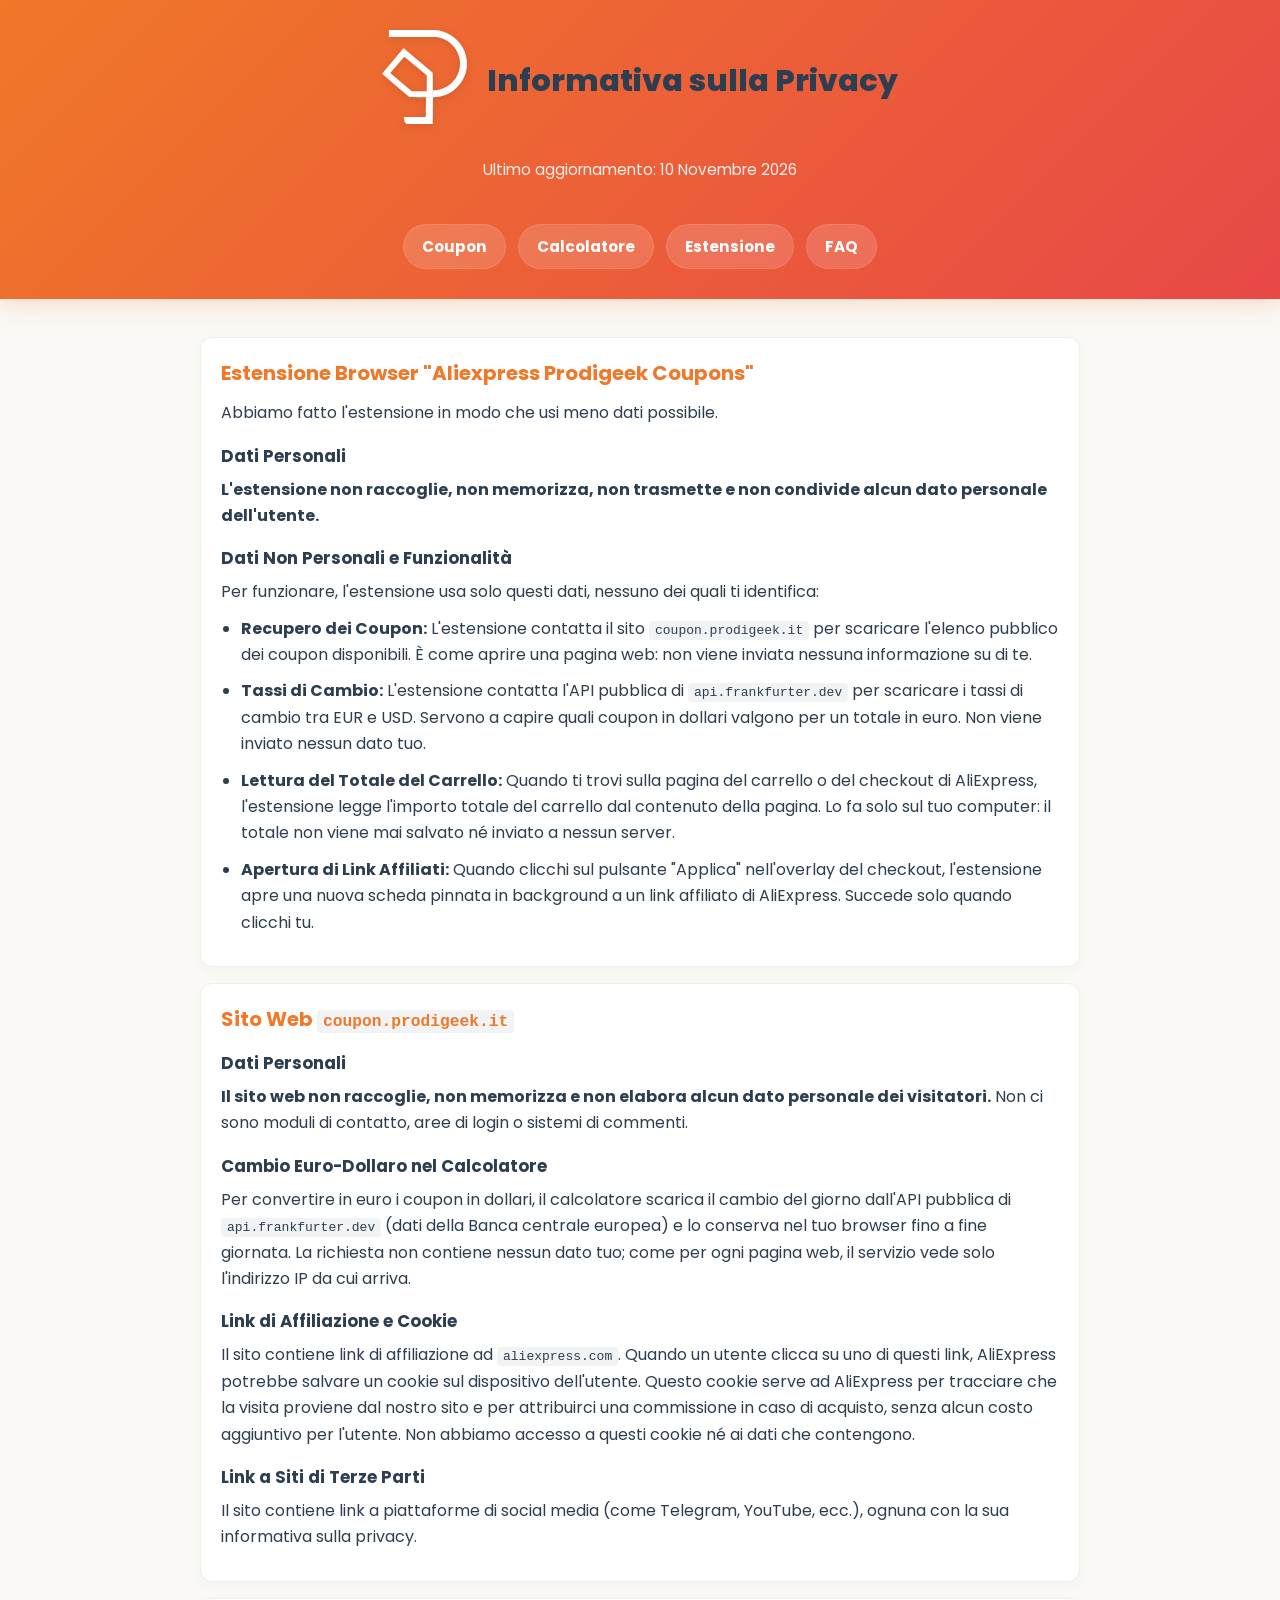
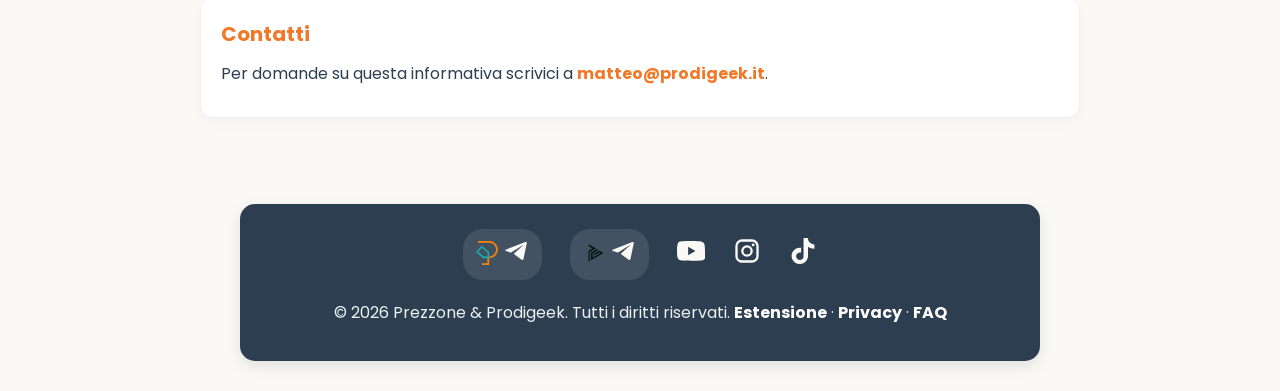
<file: privacy.html>
<!DOCTYPE html>
<html lang="it">
<head>
    <meta charset="UTF-8">
    <meta name="viewport" content="width=device-width, initial-scale=1.0">
    <title>Informativa sulla Privacy | AliExpress Coupon - Prezzone & Prodigeek</title>
    <meta name="description" content="Informativa privacy di coupon.prodigeek.it per sito ed estensione AliExpress Prodigeek Coupons.">
    <meta name="robots" content="index,follow,max-image-preview:large,max-snippet:-1,max-video-preview:-1">
    <meta name="googlebot" content="index,follow,max-image-preview:large,max-snippet:-1,max-video-preview:-1">
    <meta name="author" content="Prezzone & Prodigeek">
    <meta name="referrer" content="strict-origin-when-cross-origin">

    <link rel="canonical" href="https://coupon.prodigeek.it/privacy">
    <link rel="alternate" hreflang="it-IT" href="https://coupon.prodigeek.it/privacy">
    <link rel="alternate" hreflang="x-default" href="https://coupon.prodigeek.it/privacy">

    <meta property="og:title" content="Informativa sulla Privacy | AliExpress Coupon">
    <meta property="og:description" content="Dettagli privacy su estensione e sito coupon.prodigeek.it.">
    <meta property="og:url" content="https://coupon.prodigeek.it/privacy">
    <meta property="og:type" content="article">
    <meta property="og:locale" content="it_IT">
    <meta property="og:site_name" content="Ali Coupons">
    <meta property="og:image" content="https://coupon.prodigeek.it/assets/squad.png">
    <meta property="og:image:alt" content="Informativa privacy Ali Coupons">

    <meta name="twitter:card" content="summary_large_image">
    <meta name="twitter:url" content="https://coupon.prodigeek.it/privacy">
    <meta name="twitter:title" content="Informativa sulla Privacy | AliExpress Coupon">
    <meta name="twitter:description" content="Dettagli privacy su estensione e sito coupon.prodigeek.it.">
    <meta name="twitter:image" content="https://coupon.prodigeek.it/assets/squad.png">
    <meta name="twitter:image:alt" content="Informativa privacy Ali Coupons">

    <link rel="icon" type="image/png" href="favicon-96x96.png" sizes="96x96">
    <link rel="icon" type="image/svg+xml" href="favicon.svg">
    <link rel="shortcut icon" href="favicon.ico">

    <link rel="preconnect" href="https://fonts.googleapis.com">
    <link rel="preconnect" href="https://fonts.gstatic.com" crossorigin>
    <link href="https://fonts.googleapis.com/css2?family=Poppins:wght@400;500;600;700;800;900&display=swap" rel="stylesheet">

    <style>
        :root {
            --orange: #f07828;
            --coral: #e84847;
            --dark-grey: #2c3e50;
            --light-grey: #ecf0f1;
            --white: #ffffff;
            --creamy-white: #faf9f6;
        }
        body {
            font-family: 'Poppins', 'Segoe UI', Tahoma, Geneva, Verdana, sans-serif;
            margin: 0;
            background: var(--creamy-white);
            color: var(--dark-grey);
        }
        header {
            display: flex;
            flex-direction: column;
            justify-content: center;
            align-items: center;
            gap: 18px;
            width: 100%;
            padding: 30px 20px;
            box-sizing: border-box;
            background: linear-gradient(135deg, var(--orange) 0%, var(--coral) 100%);
            box-shadow: 0 4px 25px rgba(240, 120, 40, 0.25);
            position: relative;
            z-index: 10;
        }
        .header-content {
            display: flex;
            align-items: center;
            gap: 20px;
            transition: transform 0.3s ease;
        }
        .logo {
            width: 85px;
            height: auto;
            flex-shrink: 0;
            filter: brightness(0) invert(1) drop-shadow(0 2px 4px rgba(0,0,0,0.1));
            transition: transform 0.3s cubic-bezier(0.175, 0.885, 0.32, 1.275);
        }
        .logo:hover {
            transform: scale(1.1) rotate(-3deg);
        }
        .top-nav {
            display: flex;
            justify-content: center;
            gap: 12px;
            flex-wrap: wrap;
            margin: 14px 0 0;
        }
        .top-nav a {
            text-decoration: none;
            font-weight: 700;
            color: var(--white);
            background: rgba(255, 255, 255, 0.15);
            backdrop-filter: blur(5px);
            -webkit-backdrop-filter: blur(5px);
            padding: 10px 18px;
            border-radius: 999px;
            font-size: 0.95em;
            transition: all 0.3s ease;
            border: 1px solid rgba(255,255,255,0.1);
        }
        .top-nav a:hover {
            background: rgba(255, 255, 255, 0.28);
            transform: translateY(-3px);
            box-shadow: 0 5px 15px rgba(0,0,0,0.1);
            border-color: rgba(255,255,255,0.3);
        }
        main {
            max-width: 920px;
            margin: 0 auto;
            padding: 20px;
            box-sizing: border-box;
        }
        main > :first-child {
            margin-top: 18px;
        }
        .card {
            background: var(--white);
            border: 1px solid var(--light-grey);
            border-radius: 12px;
            padding: 20px;
            margin-bottom: 16px;
            box-shadow: 0 4px 14px rgba(0,0,0,0.03);
        }
        h1 {
            margin: 0;
            font-size: 1.9em;
            font-weight: 800;
        }
        h2 {
            color: var(--orange);
            margin: 0 0 12px;
            font-size: 1.25em;
        }
        h3 {
            margin: 16px 0 8px;
            color: var(--dark-grey);
            font-size: 1.05em;
        }
        p, li {
            line-height: 1.65;
            margin: 0 0 10px;
        }
        ul {
            margin: 0;
            padding-left: 20px;
        }
        code {
            background-color: #f1f3f5;
            padding: 2px 6px;
            border-radius: 4px;
        }
        a {
            color: var(--orange);
            font-weight: 700;
            text-decoration: none;
        }
        a:hover { text-decoration: underline; }
        .meta {
            font-size: 0.95em;
            color: rgba(255,255,255,0.9);
            margin-top: 8px;
        }
        footer {
            width: 90%;
            max-width: 800px;
            background-color: var(--dark-grey);
            color: var(--light-grey);
            text-align: center;
            padding: 25px;
            margin: 50px auto 30px auto;
            border-radius: 15px;
            box-shadow: 0 5px 15px rgba(0,0,0,0.1);
            box-sizing: border-box;
        }
        .social-links {
            margin-bottom: 20px;
        }
        .social-links a {
            margin: 0 12px;
            display: inline-block;
            transition: transform 0.2s;
        }
        .social-brand-link {
            display: inline-flex;
            align-items: center;
            gap: 8px;
            text-decoration: none;
            color: var(--creamy-white);
            font-weight: bold;
            background-color: rgba(255,255,255,0.1);
            padding: 8px 12px;
            border-radius: 20px;
        }
        .footer-logo {
            width: 24px;
            height: 24px;
        }
        .social-links a:hover {
            transform: scale(1.1);
        }
        .social-links svg {
            width: 28px;
            height: 28px;
            fill: var(--creamy-white);
        }
    </style>

    <script type="application/ld+json">
    {
      "@context": "https://schema.org",
      "@graph": [
        {
          "@type": "Organization",
          "@id": "https://coupon.prodigeek.it/#organization",
          "name": "Prezzone & Prodigeek",
          "url": "https://coupon.prodigeek.it/",
          "logo": "https://coupon.prodigeek.it/assets/logo.svg"
        },
        {
          "@type": "WebSite",
          "@id": "https://coupon.prodigeek.it/#website",
          "url": "https://coupon.prodigeek.it/",
          "name": "Ali Coupons",
          "publisher": { "@id": "https://coupon.prodigeek.it/#organization" },
          "inLanguage": "it-IT"
        },
        {
          "@type": "WebPage",
          "@id": "https://coupon.prodigeek.it/privacy#webpage",
          "url": "https://coupon.prodigeek.it/privacy",
          "name": "Informativa sulla Privacy",
          "description": "Informativa privacy per sito ed estensione AliExpress Prodigeek Coupons.",
          "isPartOf": { "@id": "https://coupon.prodigeek.it/#website" },
          "about": { "@id": "https://coupon.prodigeek.it/#organization" },
          "inLanguage": "it-IT",
          "dateModified": "2025-11-10",
          "breadcrumb": { "@id": "https://coupon.prodigeek.it/privacy#breadcrumb" }
        },
        {
          "@type": "BreadcrumbList",
          "@id": "https://coupon.prodigeek.it/privacy#breadcrumb",
          "itemListElement": [
            {
              "@type": "ListItem",
              "position": 1,
              "name": "Coupon",
              "item": "https://coupon.prodigeek.it/"
            },
            {
              "@type": "ListItem",
              "position": 2,
              "name": "Privacy"
            }
          ]
        }
      ]
    }
    </script>
</head>
<body>
    <header>
        <div class="header-content">
            <a href="/"><img src="assets/logo.svg" alt="Prezzone Logo" class="logo"></a>
            <h1>Informativa sulla Privacy</h1>
        </div>
        <p class="meta">Ultimo aggiornamento: <time datetime="2026-11-10">10 Novembre 2026</time></p>
        <nav class="top-nav" aria-label="Navigazione principale">
            <a href="/">Coupon</a>
            <a href="/calculator">Calcolatore</a>
            <a href="/extension">Estensione</a>
            <a href="/#faq">FAQ</a>
        </nav>
    </header>

    <main>
        <section class="card">
            <h2>Estensione Browser "Aliexpress Prodigeek Coupons"</h2>
            <p>Abbiamo fatto l'estensione in modo che usi meno dati possibile.</p>

            <h3>Dati Personali</h3>
            <p><strong>L'estensione non raccoglie, non memorizza, non trasmette e non condivide alcun dato personale dell'utente.</strong></p>

            <h3>Dati Non Personali e Funzionalità</h3>
            <p>Per funzionare, l'estensione usa solo questi dati, nessuno dei quali ti identifica:</p>
            <ul>
                <li><strong>Recupero dei Coupon:</strong> L'estensione contatta il sito <code>coupon.prodigeek.it</code> per scaricare l'elenco pubblico dei coupon disponibili. È come aprire una pagina web: non viene inviata nessuna informazione su di te.</li>
                <li><strong>Tassi di Cambio:</strong> L'estensione contatta l'API pubblica di <code>api.frankfurter.dev</code> per scaricare i tassi di cambio tra EUR e USD. Servono a capire quali coupon in dollari valgono per un totale in euro. Non viene inviato nessun dato tuo.</li>
                <li><strong>Lettura del Totale del Carrello:</strong> Quando ti trovi sulla pagina del carrello o del checkout di AliExpress, l'estensione legge l'importo totale del carrello dal contenuto della pagina. Lo fa solo sul tuo computer: il totale non viene mai salvato né inviato a nessun server.</li>
                <li><strong>Apertura di Link Affiliati:</strong> Quando clicchi sul pulsante "Applica" nell'overlay del checkout, l'estensione apre una nuova scheda pinnata in background a un link affiliato di AliExpress. Succede solo quando clicchi tu.</li>
            </ul>
        </section>

        <section class="card">
            <h2>Sito Web <code>coupon.prodigeek.it</code></h2>

            <h3>Dati Personali</h3>
            <p><strong>Il sito web non raccoglie, non memorizza e non elabora alcun dato personale dei visitatori.</strong> Non ci sono moduli di contatto, aree di login o sistemi di commenti.</p>

            <h3>Cambio Euro-Dollaro nel Calcolatore</h3>
            <p>Per convertire in euro i coupon in dollari, il calcolatore scarica il cambio del giorno dall'API pubblica di <code>api.frankfurter.dev</code> (dati della Banca centrale europea) e lo conserva nel tuo browser fino a fine giornata. La richiesta non contiene nessun dato tuo; come per ogni pagina web, il servizio vede solo l'indirizzo IP da cui arriva.</p>

            <h3>Link di Affiliazione e Cookie</h3>
            <p>Il sito contiene link di affiliazione ad <code>aliexpress.com</code>. Quando un utente clicca su uno di questi link, AliExpress potrebbe salvare un cookie sul dispositivo dell'utente. Questo cookie serve ad AliExpress per tracciare che la visita proviene dal nostro sito e per attribuirci una commissione in caso di acquisto, senza alcun costo aggiuntivo per l'utente. Non abbiamo accesso a questi cookie né ai dati che contengono.</p>

            <h3>Link a Siti di Terze Parti</h3>
            <p>Il sito contiene link a piattaforme di social media (come Telegram, YouTube, ecc.), ognuna con la sua informativa sulla privacy.</p>
        </section>

        <section class="card">
            <h2>Contatti</h2>
            <p>Per domande su questa informativa scrivici a <a href="mailto:matteo@prodigeek.it">matteo@prodigeek.it</a>.</p>
        </section>
    </main>

    <footer>
        <div class="social-links">
            <a href="https://t.me/prezzone" target="_blank" title="Prezzone Telegram" class="social-brand-link">
                <img src="assets/logo.svg" alt="Prezzone Logo" class="footer-logo">
                <svg viewBox="0 0 48 48"><path d="M40.83,8.48c1.14,0,2,1,1.54,2.86l-5.58,26.3c-.39,1.87-1.52,2.32-3.08,1.45L20.4,29.26a.4.4,0,0,1,0-.65L35.77,14.73c.7-.62-.15-.92-1.07-.36L15.41,26.54a.46.46,0,0,1-.4.05L6.82,24C5,23.47,5,22.22,7.23,21.33L40,8.69a2.16,2.16,0,0,1,.83-.21Z"/></svg>
            </a>
            <a href="https://t.me/prodigeekOfferte/" target="_blank" title="Prodigeek Offerte Telegram" class="social-brand-link">
                <img src="assets/prodigeek.svg" alt="Prodigeek Logo" class="footer-logo">
                <svg viewBox="0 0 48 48"><path d="M40.83,8.48c1.14,0,2,1,1.54,2.86l-5.58,26.3c-.39,1.87-1.52,2.32-3.08,1.45L20.4,29.26a.4.4,0,0,1,0-.65L35.77,14.73c.7-.62-.15-.92-1.07-.36L15.41,26.54a.46.46,0,0,1-.4.05L6.82,24C5,23.47,5,22.22,7.23,21.33L40,8.69a2.16,2.16,0,0,1,.83-.21Z"/></svg>
            </a>
            <a href="https://www.youtube.com/@Prodigeek" target="_blank" title="Prodigeek YouTube"><svg viewBox="0 0 24 24"><path d="M23.498 6.186a3.016 3.016 0 0 0-2.122-2.136c-1.954-.532-9.74-.532-9.74-.532h-.006c0 0-7.787 0-9.74.532A3.016 3.016 0 0 0 .502 6.186C0 8.14 0 12 0 12s0 3.86.502 5.814a3.016 3.016 0 0 0 2.122 2.136c1.954.532 9.74.532 9.74.532h.006c0 0 7.787 0 9.74-.532a3.016 3.016 0 0 0 2.122-2.136C24 15.86 24 12 24 12s0-3.86-.502-5.814zM9.545 15.568V8.432L15.818 12l-6.273 3.568z"/></svg></a>
            <a href="https://www.instagram.com/instaprodigeek/" target="_blank" title="Prodigeek Instagram"><svg viewBox="0 0 24 24"><path d="M7.8,2H16.2C19.4,2 22,4.6 22,7.8V16.2A5.8,5.8 0 0,1 16.2,22H7.8C4.6,22 2,19.4 2,16.2V7.8A5.8,5.8 0 0,1 7.8,2M7.6,4A3.6,3.6 0 0,0 4,7.6V16.4C4,18.39 5.61,20 7.6,20H16.4A3.6,3.6 0 0,0 20,16.4V7.6C20,5.61 18.39,4 16.4,4H7.6M17.25,5.5A1.25,1.25 0 0,1 18.5,6.75A1.25,1.25 0 0,1 17.25,8A1.25,1.25 0 0,1 16,6.75A1.25,1.25 0 0,1 17.25,5.5M12,7A5,5 0 0,1 17,12A5,5 0 0,1 12,17A5,5 0 0,1 7,12A5,5 0 0,1 12,7M12,9A3,3 0 0,0 9,12A3,3 0 0,0 12,15A3,3 0 0,0 15,12A3,3 0 0,0 12,9Z"/></svg></a>
            <a href="https://www.tiktok.com/@prodigeek" target="_blank" title="Prodigeek TikTok"><svg viewBox="0 0 32 32"><path d="M16.656 1.029c1.637-0.025 3.262-0.012 4.886-0.025 0.054 2.031 0.878 3.859 2.189 5.213l-0.002-0.002c1.411 1.271 3.247 2.095 5.271 2.235l0.028 0.002v5.036c-1.912-0.048-3.71-0.489-5.331-1.247l0.082 0.034c-0.784-0.377-1.447-0.764-2.077-1.196l0.052 0.034c-0.012 3.649 0.012 7.298-0.025 10.934-0.103 1.853-0.719 3.543-1.707 4.954l0.020-0.031c-1.652 2.366-4.328 3.919-7.371 4.011l-0.014 0c-0.123 0.006-0.268 0.009-0.414 0.009-1.73 0-3.347-0.482-4.725-1.319l0.040 0.023c-2.508-1.509-4.238-4.091-4.558-7.094l-0.004-0.041c-0.025-0.625-0.037-1.25-0.012-1.862 0.49-4.779 4.494-8.476 9.361-8.476 0.547 0 1.083 0.047 1.604 0.136l-0.056-0.008c0.025 1.849-0.050 3.699-0.050 5.548-0.423-0.153-0.911-0.242-1.42-0.242-1.868 0-3.457 1.194-4.045 2.861l-0.009 0.030c-0.133 0.427-0.21 0.918-0.21 1.426 0 0.206 0.013 0.41 0.037 0.61l-0.002-0.024c0.332 2.046 2.086 3.59 4.201 3.59 0.061 0 0.121-0.001 0.181-0.004l-0.009 0c1.463-0.044 2.733-0.831 3.451-1.994l0.010-0.018c0.267-0.372 0.45-0.822 0.511-1.311l0.001-0.014c0.125-2.237 0.075-4.461 0.087-6.698 0.012-5.036-0.012-10.060 0.025-15.083z"/></svg></a>
        </div>
        <p>&copy; 2026 Prezzone &amp; Prodigeek. Tutti i diritti riservati. <a href="/extension" style="color:#fff; font-weight:700;">Estensione</a> · <a href="/privacy" style="color:#fff; font-weight:700;">Privacy</a> · <a href="/#faq" style="color:#fff; font-weight:700;">FAQ</a></p>
    </footer>
</body>
</html>
</file>
